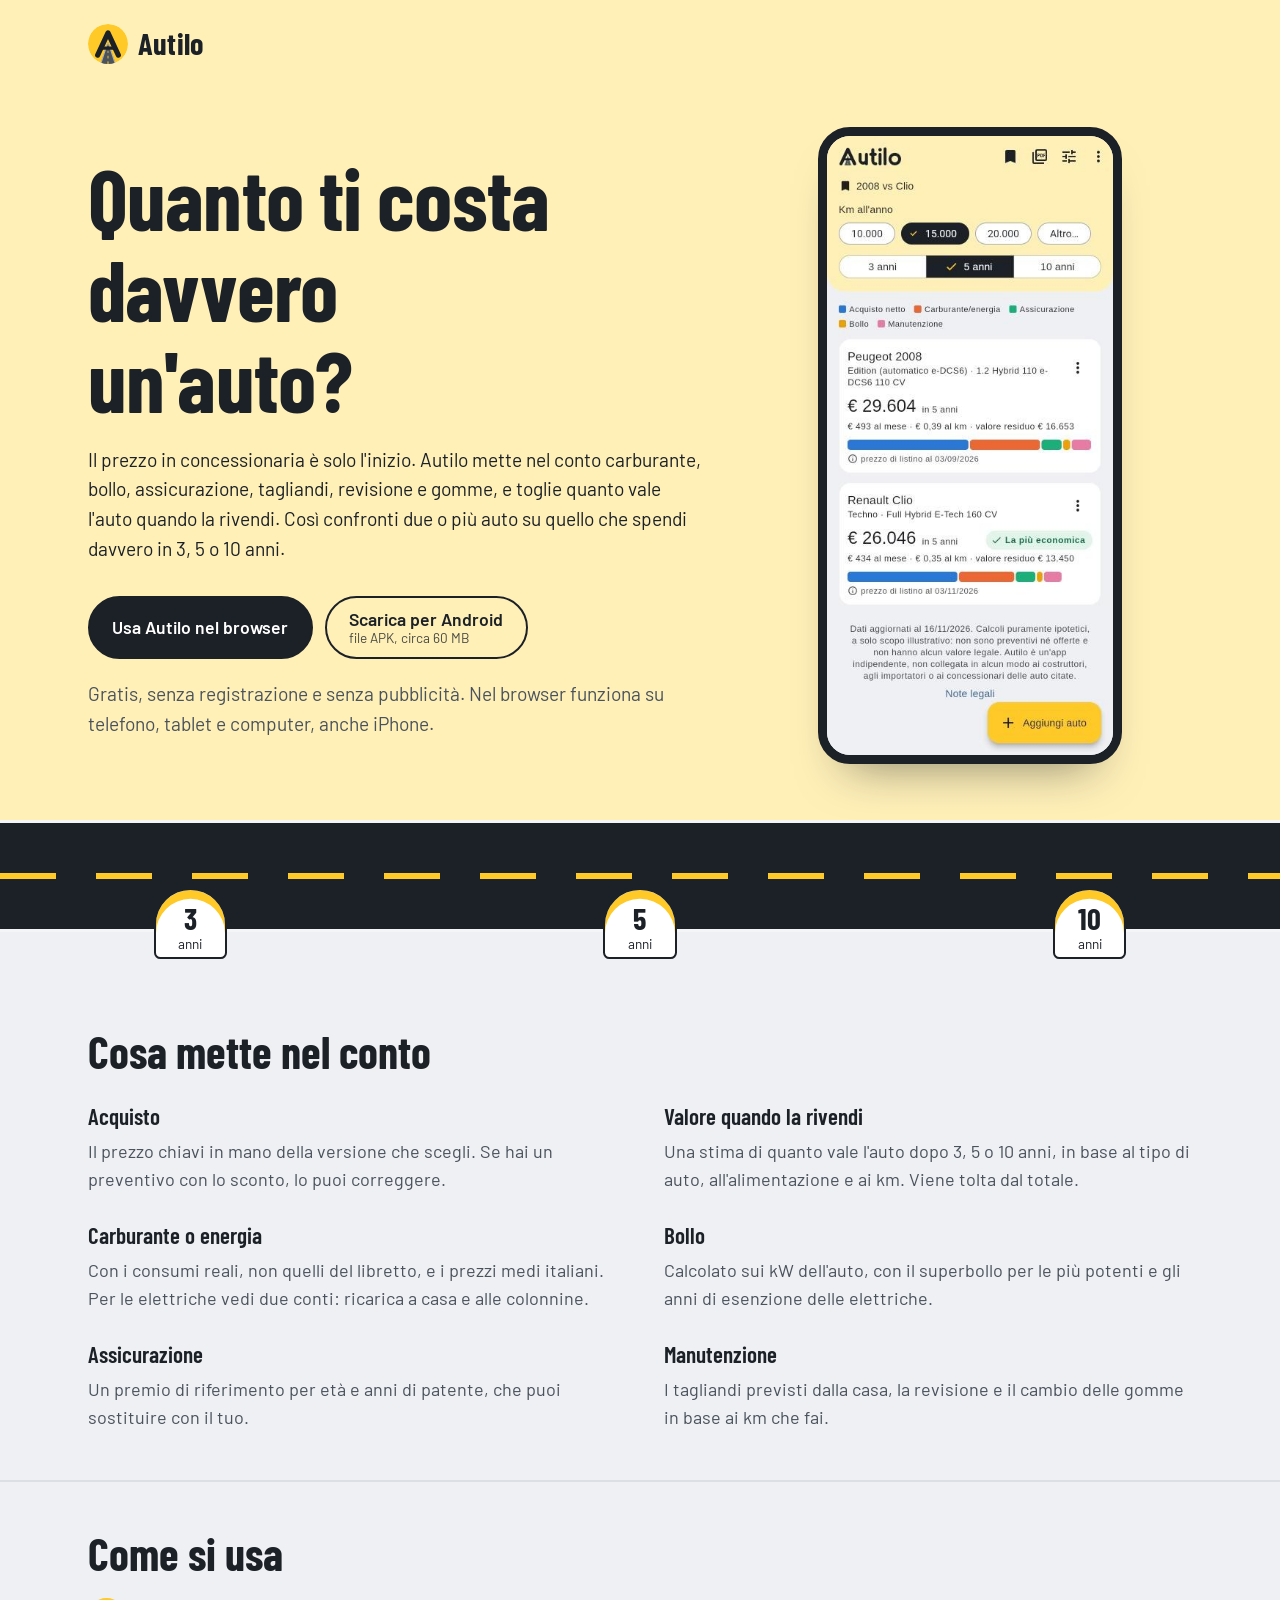
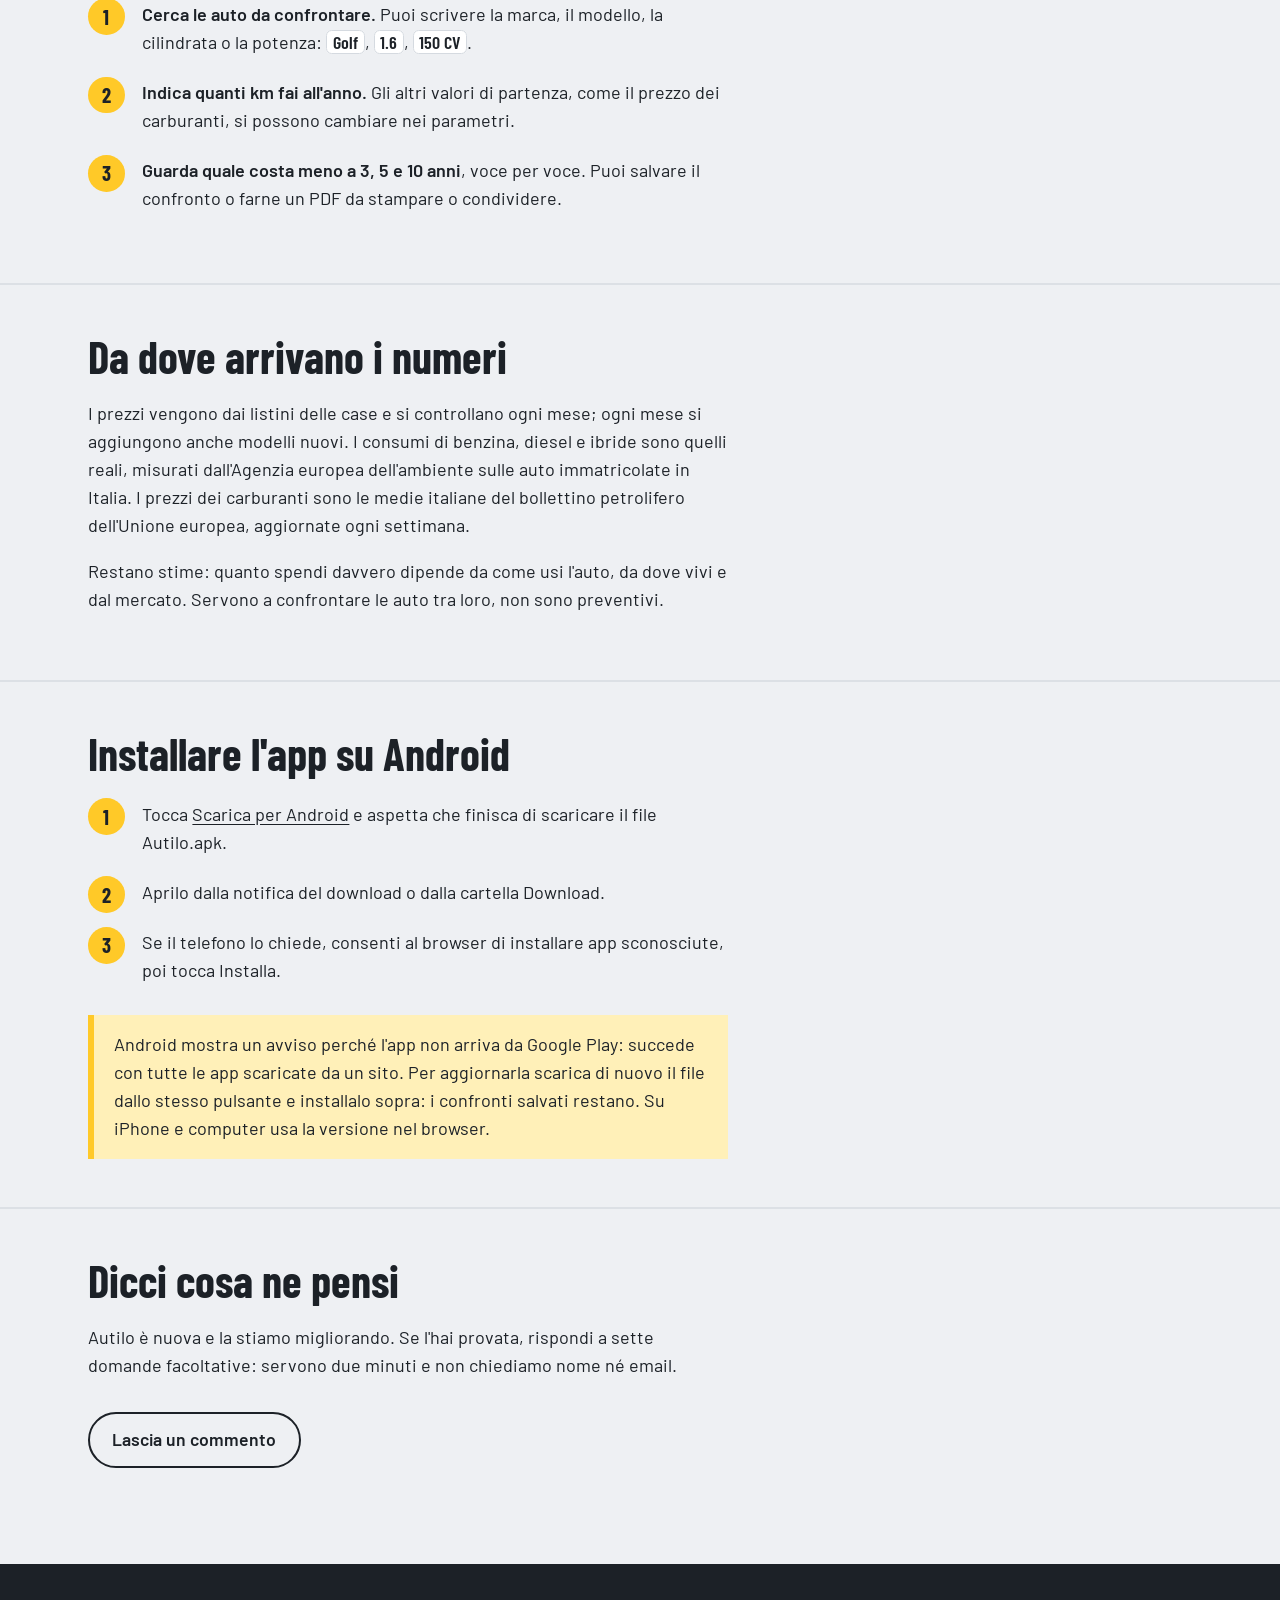
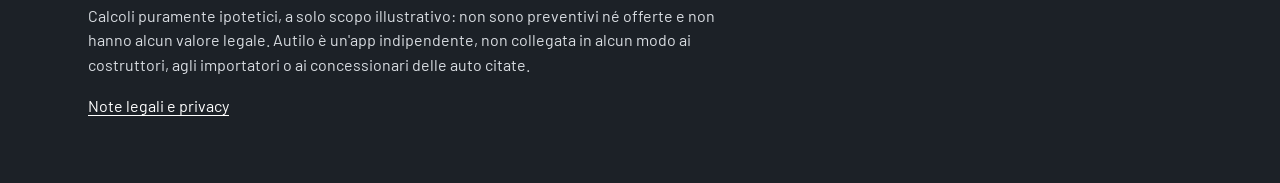
<file: index.html>
<!DOCTYPE html>
<html lang="it">
<head>
  <meta charset="UTF-8">
  <meta name="viewport" content="width=device-width, initial-scale=1">
  <title>Autilo – quanto ti costa davvero un'auto</title>
  <meta name="description" content="Confronta due o più auto sul costo totale in 3, 5 e 10 anni: acquisto, carburante, bollo, assicurazione, tagliandi e gomme, meno il valore quando la rivendi. Gratis, nel browser o su Android.">
  <meta name="theme-color" content="#FFF0B8">
  <meta property="og:title" content="Autilo – quanto ti costa davvero un'auto">
  <meta property="og:description" content="Confronta due o più auto sul costo totale in 3, 5 e 10 anni. Gratis, senza registrazione.">
  <meta property="og:type" content="website">
  <meta property="og:locale" content="it_IT">
  <meta property="og:image" content="https://scapinmanuel-star.github.io/autilo-dati/anteprima.png">
  <meta property="og:image:width" content="1200">
  <meta property="og:image:height" content="630">
  <meta property="og:url" content="https://scapinmanuel-star.github.io/autilo-dati/">
  <link rel="icon" type="image/png" href="favicon.png">
  <link rel="apple-touch-icon" href="icona-180.png">
  <link rel="preload" href="font/barlow-condensed-latin-700-normal.woff2" as="font" type="font/woff2" crossorigin>
  <link rel="stylesheet" href="stile.css">
</head>
<body>

<header class="testata">
  <div class="contenitore">
    <a class="barra" href="./" aria-label="Autilo, pagina iniziale">
      <img src="icona.svg" alt="">
      <span>Autilo</span>
    </a>

    <div class="presentazione">
      <div>
        <h1>Quanto ti costa davvero un'auto?</h1>
        <p>Il prezzo in concessionaria è solo l'inizio. Autilo mette nel conto
          carburante, bollo, assicurazione, tagliandi, revisione e gomme, e toglie
          quanto vale l'auto quando la rivendi. Così confronti due o più auto su
          quello che spendi davvero in 3, 5 o 10 anni.</p>

        <div class="azioni">
          <a class="pulsante pulsante-principale" href="app/">Usa Autilo nel browser</a>
          <a class="pulsante pulsante-secondario"
             href="https://github.com/scapinmanuel-star/autilo-dati/releases/latest/download/Autilo.apk">
            Scarica per Android <small>file APK, circa 60 MB</small></a>
        </div>
        <p class="nota-azioni">Gratis, senza registrazione e senza pubblicità.
          Nel browser funziona su telefono, tablet e computer, anche iPhone.</p>
      </div>
      <figure class="telefono">
        <img src="schermata-confronto.jpg" width="390" height="844"
             alt="Autilo con una Peugeot 2008 e una Renault Clio a confronto: costo in 5 anni, al mese e al km, e quale è la più economica">
      </figure>
    </div>
  </div>
</header>

<div class="strada" aria-hidden="true">
  <div class="cippo"><b>3</b><span>anni</span></div>
  <div class="cippo"><b>5</b><span>anni</span></div>
  <div class="cippo"><b>10</b><span>anni</span></div>
</div>

<main>
  <section class="sezione" id="conto">
    <div class="contenitore">
      <h2>Cosa mette nel conto</h2>
      <dl class="voci">
        <div>
          <dt>Acquisto</dt>
          <dd>Il prezzo chiavi in mano della versione che scegli. Se hai un
            preventivo con lo sconto, lo puoi correggere.</dd>
        </div>
        <div>
          <dt>Valore quando la rivendi</dt>
          <dd>Una stima di quanto vale l'auto dopo 3, 5 o 10 anni, in base al
            tipo di auto, all'alimentazione e ai km. Viene tolta dal totale.</dd>
        </div>
        <div>
          <dt>Carburante o energia</dt>
          <dd>Con i consumi reali, non quelli del libretto, e i prezzi medi
            italiani. Per le elettriche vedi due conti: ricarica a casa e alle
            colonnine.</dd>
        </div>
        <div>
          <dt>Bollo</dt>
          <dd>Calcolato sui kW dell'auto, con il superbollo per le più potenti e
            gli anni di esenzione delle elettriche.</dd>
        </div>
        <div>
          <dt>Assicurazione</dt>
          <dd>Un premio di riferimento per età e anni di patente, che puoi
            sostituire con il tuo.</dd>
        </div>
        <div>
          <dt>Manutenzione</dt>
          <dd>I tagliandi previsti dalla casa, la revisione e il cambio delle
            gomme in base ai km che fai.</dd>
        </div>
      </dl>
    </div>
  </section>

  <section class="sezione" id="come">
    <div class="contenitore">
      <h2>Come si usa</h2>
      <ol class="passi">
        <li><b>Cerca le auto da confrontare.</b> Puoi scrivere la marca, il
          modello, la cilindrata o la potenza: <span class="esempi">Golf</span>,
          <span class="esempi">1.6</span>, <span class="esempi">150 CV</span>.</li>
        <li><b>Indica quanti km fai all'anno.</b> Gli altri valori di partenza,
          come il prezzo dei carburanti, si possono cambiare nei parametri.</li>
        <li><b>Guarda quale costa meno a 3, 5 e 10 anni</b>, voce per voce. Puoi
          salvare il confronto o farne un PDF da stampare o condividere.</li>
      </ol>
    </div>
  </section>

  <section class="sezione" id="numeri">
    <div class="contenitore">
      <h2>Da dove arrivano i numeri</h2>
      <p>I prezzi vengono dai listini delle case e si controllano ogni mese;
        ogni mese si aggiungono anche modelli nuovi. I consumi di benzina, diesel e
        ibride sono quelli reali, misurati dall'Agenzia europea dell'ambiente sulle
        auto immatricolate in Italia. I prezzi dei carburanti sono le medie
        italiane del bollettino petrolifero dell'Unione europea, aggiornate ogni
        settimana.</p>
      <p>Restano stime: quanto spendi davvero dipende da come usi l'auto, da dove
        vivi e dal mercato. Servono a confrontare le auto tra loro, non sono
        preventivi.</p>
    </div>
  </section>

  <section class="sezione" id="android">
    <div class="contenitore">
      <h2>Installare l'app su Android</h2>
      <ol class="passi">
        <li>Tocca <a href="https://github.com/scapinmanuel-star/autilo-dati/releases/latest/download/Autilo.apk">Scarica per Android</a>
          e aspetta che finisca di scaricare il file Autilo.apk.</li>
        <li>Aprilo dalla notifica del download o dalla cartella Download.</li>
        <li>Se il telefono lo chiede, consenti al browser di installare app
          sconosciute, poi tocca Installa.</li>
      </ol>
      <p class="avviso-installazione">Android mostra un avviso perché l'app non
        arriva da Google Play: succede con tutte le app scaricate da un sito. Per
        aggiornarla scarica di nuovo il file dallo stesso pulsante e installalo
        sopra: i confronti salvati restano. Su iPhone e computer usa la versione
        nel browser.</p>
    </div>
  </section>

  <section class="sezione" id="commenti">
    <div class="contenitore">
      <h2>Dicci cosa ne pensi</h2>
      <p>Autilo è nuova e la stiamo migliorando. Se l'hai provata, rispondi a sette
        domande facoltative: servono due minuti e non chiediamo nome né email.</p>
      <div class="azioni">
        <a class="pulsante pulsante-secondario" href="https://forms.gle/4rKPnuqyMtbiKWYW7">Lascia un commento</a>
      </div>
    </div>
  </section>
</main>

<footer class="piede">
  <div class="contenitore">
    <p>Calcoli puramente ipotetici, a solo scopo illustrativo: non sono preventivi né offerte e non hanno alcun valore legale. Autilo è un'app indipendente, non collegata in alcun modo ai costruttori, agli importatori o ai concessionari delle auto citate.</p>
    <p><a href="note-legali.html">Note legali e privacy</a></p>
  </div>
</footer>

<!-- Conteggio anonimo delle visite (GoatCounter, senza cookie). -->
<script data-goatcounter="https://autilo.goatcounter.com/count"
        async src="https://gc.zgo.at/count.js"></script>
</body>
</html>
</file>
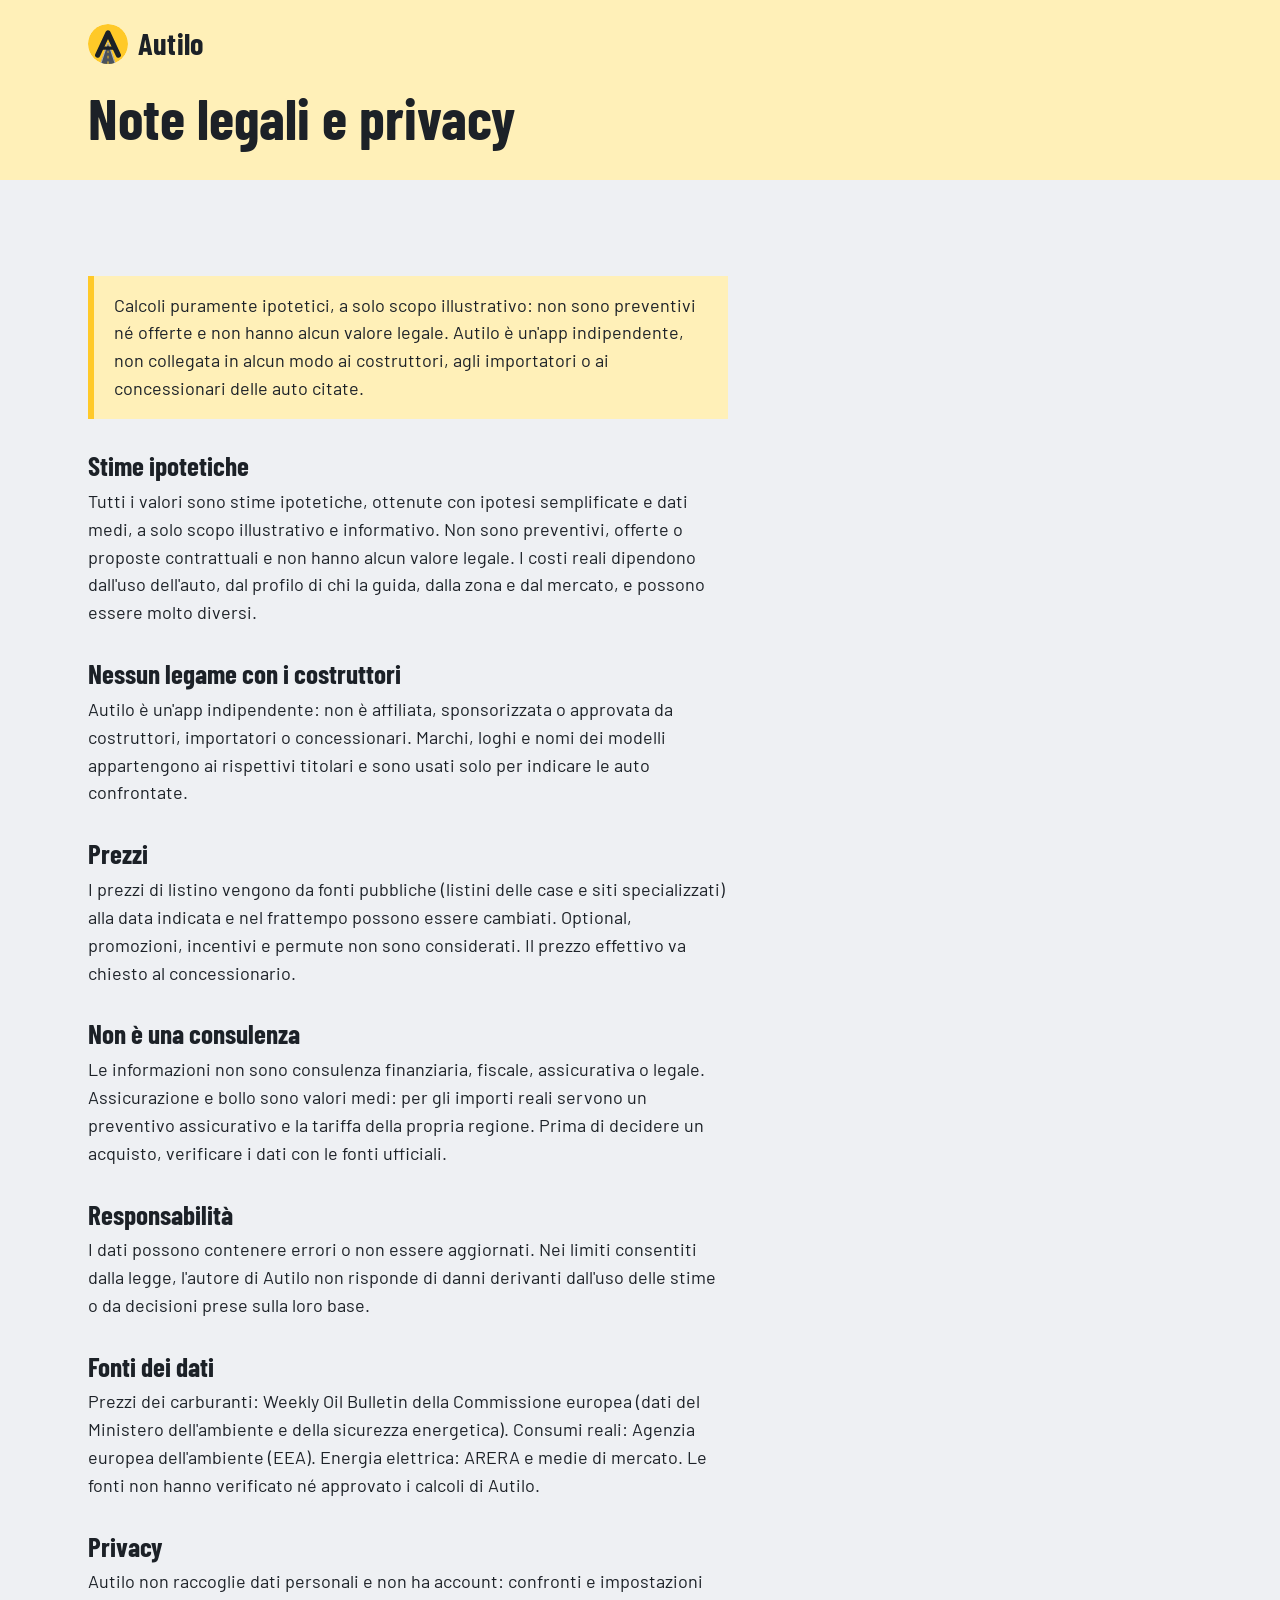
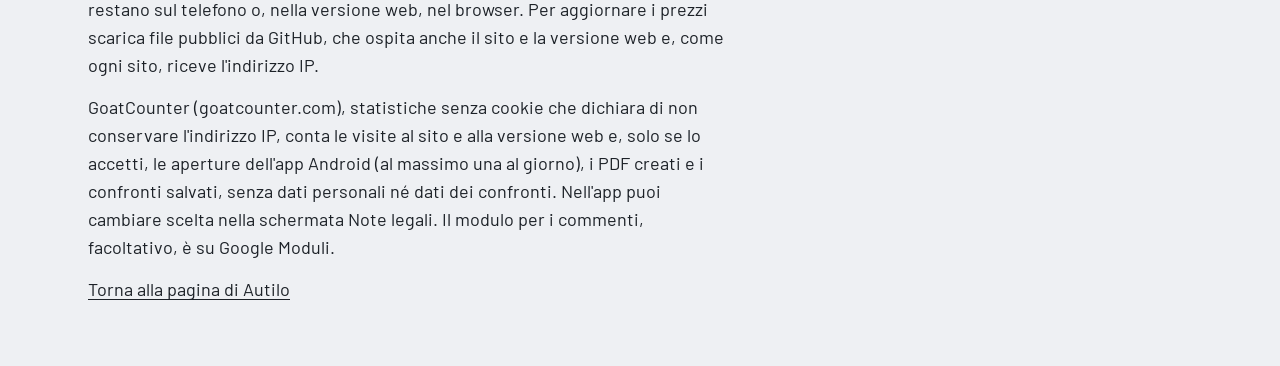
<file: note-legali.html>
<!DOCTYPE html>
<html lang="it">
<head>
  <meta charset="UTF-8">
  <meta name="viewport" content="width=device-width, initial-scale=1">
  <title>Note legali e privacy – Autilo</title>
  <meta name="theme-color" content="#FFF0B8">
  <link rel="icon" type="image/png" href="favicon.png">
  <link rel="stylesheet" href="stile.css">
</head>
<body>
<header class="testata" style="padding-bottom: 2rem">
  <div class="contenitore">
    <a class="barra" href="./" aria-label="Autilo, pagina iniziale">
      <img src="icona.svg" alt="">
      <span>Autilo</span>
    </a>
    <h1 style="font-size: clamp(2.4rem, 7vw, 3.6rem)">Note legali e privacy</h1>
  </div>
</header>
<main>
  <section class="sezione note">
    <div class="contenitore">
      <p class="breve">Calcoli puramente ipotetici, a solo scopo illustrativo: non sono preventivi né offerte e non hanno alcun valore legale. Autilo è un'app indipendente, non collegata in alcun modo ai costruttori, agli importatori o ai concessionari delle auto citate.</p>
      <h2>Stime ipotetiche</h2>
      <p>Tutti i valori sono stime ipotetiche, ottenute con ipotesi semplificate e dati medi, a solo scopo illustrativo e informativo. Non sono preventivi, offerte o proposte contrattuali e non hanno alcun valore legale. I costi reali dipendono dall'uso dell'auto, dal profilo di chi la guida, dalla zona e dal mercato, e possono essere molto diversi.</p>
      <h2>Nessun legame con i costruttori</h2>
      <p>Autilo è un'app indipendente: non è affiliata, sponsorizzata o approvata da costruttori, importatori o concessionari. Marchi, loghi e nomi dei modelli appartengono ai rispettivi titolari e sono usati solo per indicare le auto confrontate.</p>
      <h2>Prezzi</h2>
      <p>I prezzi di listino vengono da fonti pubbliche (listini delle case e siti specializzati) alla data indicata e nel frattempo possono essere cambiati. Optional, promozioni, incentivi e permute non sono considerati. Il prezzo effettivo va chiesto al concessionario.</p>
      <h2>Non è una consulenza</h2>
      <p>Le informazioni non sono consulenza finanziaria, fiscale, assicurativa o legale. Assicurazione e bollo sono valori medi: per gli importi reali servono un preventivo assicurativo e la tariffa della propria regione. Prima di decidere un acquisto, verificare i dati con le fonti ufficiali.</p>
      <h2>Responsabilità</h2>
      <p>I dati possono contenere errori o non essere aggiornati. Nei limiti consentiti dalla legge, l'autore di Autilo non risponde di danni derivanti dall'uso delle stime o da decisioni prese sulla loro base.</p>
      <h2>Fonti dei dati</h2>
      <p>Prezzi dei carburanti: Weekly Oil Bulletin della Commissione europea (dati del Ministero dell'ambiente e della sicurezza energetica). Consumi reali: Agenzia europea dell'ambiente (EEA). Energia elettrica: ARERA e medie di mercato. Le fonti non hanno verificato né approvato i calcoli di Autilo.</p>
      <h2>Privacy</h2>
      <p>Autilo non raccoglie dati personali e non ha account: confronti e impostazioni restano sul telefono o, nella versione web, nel browser. Per aggiornare i prezzi scarica file pubblici da GitHub, che ospita anche il sito e la versione web e, come ogni sito, riceve l'indirizzo IP.</p>
      <p>GoatCounter (goatcounter.com), statistiche senza cookie che dichiara di non conservare l'indirizzo IP, conta le visite al sito e alla versione web e, solo se lo accetti, le aperture dell'app Android (al massimo una al giorno), i PDF creati e i confronti salvati, senza dati personali né dati dei confronti. Nell'app puoi cambiare scelta nella schermata Note legali. Il modulo per i commenti, facoltativo, è su Google Moduli.</p>
      <p><a href="./">Torna alla pagina di Autilo</a></p>
    </div>
  </section>
</main>
<script data-goatcounter="https://autilo.goatcounter.com/count"
        async src="https://gc.zgo.at/count.js"></script>
</body>
</html>
</file>
<file: stile.css>
/* Pagina pubblica di Autilo. Colori dell'app (stile A), font Barlow
   incluso nel sito (licenza OFL, font/OFL.txt). */

@font-face {
  font-family: "Barlow";
  src: url("font/barlow-latin-400-normal.woff2") format("woff2");
  font-weight: 400;
  font-display: swap;
}
@font-face {
  font-family: "Barlow";
  src: url("font/barlow-latin-600-normal.woff2") format("woff2");
  font-weight: 600;
  font-display: swap;
}
@font-face {
  font-family: "Barlow Condensed";
  src: url("font/barlow-condensed-latin-600-normal.woff2") format("woff2");
  font-weight: 600;
  font-display: swap;
}
@font-face {
  font-family: "Barlow Condensed";
  src: url("font/barlow-condensed-latin-700-normal.woff2") format("woff2");
  font-weight: 700;
  font-display: swap;
}

:root {
  --giallo: #FFC928;
  --giallo-chiaro: #FFF0B8;
  --asfalto: #1C2127;
  --asfalto-medio: #4A525C;
  --strada: #EEF0F3;
  --bianco: #FFFFFF;
  --misura: 40rem;
}

* { box-sizing: border-box; }

html { -webkit-text-size-adjust: 100%; }

body {
  margin: 0;
  font-family: "Barlow", system-ui, sans-serif;
  font-size: 1.125rem;
  line-height: 1.55;
  color: var(--asfalto);
  background: var(--strada);
}

h1, h2, h3 {
  font-family: "Barlow Condensed", "Barlow", system-ui, sans-serif;
  font-weight: 700;
  line-height: 1.05;
  margin: 0;
}

a { color: inherit; text-underline-offset: 0.18em; }

a:focus-visible, .pulsante:focus-visible {
  outline: 3px solid var(--asfalto);
  outline-offset: 3px;
}

.contenitore {
  width: 100%;
  max-width: 72rem;
  margin: 0 auto;
  padding: 0 1.5rem;
}

/* ---------- Parte alta ---------- */

.testata {
  background: var(--giallo-chiaro);
  padding-bottom: 3.5rem;
}

.barra {
  display: flex;
  align-items: center;
  gap: 0.6rem;
  padding-top: 1.25rem;
  padding-bottom: 1.25rem;
  text-decoration: none;
}
.barra img { width: 2.5rem; height: 2.5rem; }
.barra span {
  font-family: "Barlow Condensed", sans-serif;
  font-weight: 700;
  font-size: 1.9rem;
  letter-spacing: 0.01em;
}

.presentazione {
  display: grid;
  gap: 2.5rem;
  align-items: center;
  padding-top: 1.5rem;
}

.presentazione h1 {
  font-size: clamp(2.9rem, 9vw, 5.4rem);
  letter-spacing: -0.01em;
  max-width: 12ch;
}

.presentazione p {
  max-width: var(--misura);
  margin: 1.25rem 0 0;
  font-size: 1.2rem;
}

.azioni {
  display: flex;
  flex-wrap: wrap;
  gap: 0.75rem;
  margin-top: 2rem;
}

.pulsante {
  display: inline-flex;
  flex-direction: column;
  justify-content: center;
  min-height: 3.5rem;
  padding: 0.7rem 1.4rem;
  border-radius: 999px;
  font-weight: 600;
  font-size: 1.1rem;
  line-height: 1.2;
  text-decoration: none;
  border: 2px solid var(--asfalto);
}
.pulsante small { font-weight: 400; font-size: 0.85rem; opacity: 0.8; }
.pulsante-principale { background: var(--asfalto); color: var(--bianco); }
.pulsante-principale:hover { background: #2E353D; }
.pulsante-secondario { background: transparent; color: var(--asfalto); }
.pulsante-secondario:hover { background: rgba(28, 33, 39, 0.07); }

.nota-azioni {
  margin-top: 1rem;
  font-size: 1rem;
  color: var(--asfalto-medio);
}

/* Schermata dell'app in una cornice da telefono. */
.telefono {
  justify-self: center;
  width: min(16rem, 78%);
  margin: 0;
  border: 0.6rem solid var(--asfalto);
  border-radius: 2rem;
  overflow: hidden;
  background: var(--bianco);
  box-shadow: 0 1.8rem 3rem -1.8rem rgba(28, 33, 39, 0.55);
}
.telefono img { display: block; width: 100%; height: auto; }

@media (min-width: 56rem) {
  .presentazione { grid-template-columns: 1.4fr 1fr; padding-top: 2.5rem; }
  .telefono { width: min(19rem, 100%); }
}

/* ---------- La strada: 3, 5 e 10 anni come cippi chilometrici ---------- */

.strada {
  position: relative;
  height: 7rem;
  background: var(--asfalto);
  border-top: 3px solid #F4F5F7;
  border-bottom: 3px solid #F4F5F7;
}

.strada::before {
  content: "";
  position: absolute;
  left: 0;
  right: 0;
  top: calc(50% - 3px);
  height: 6px;
  background: repeating-linear-gradient(
    to right, var(--giallo) 0 3.5rem, transparent 3.5rem 6rem);
  animation: viaggio 1.8s cubic-bezier(0.2, 0.7, 0.3, 1) both;
}

@keyframes viaggio {
  from { background-position: 30rem 0; }
  to { background-position: 0 0; }
}

.cippo {
  position: absolute;
  bottom: -1.9rem;
  width: 4.6rem;
  padding: 0.55rem 0 0.4rem;
  text-align: center;
  background: var(--bianco);
  border: 2px solid var(--asfalto);
  border-radius: 2.3rem 2.3rem 0.4rem 0.4rem;
  box-shadow: inset 0 0.55rem 0 var(--giallo);
  line-height: 1;
}
.cippo b {
  display: block;
  font-family: "Barlow Condensed", sans-serif;
  font-size: 1.9rem;
  padding-top: 0.25rem;
}
.cippo span { font-size: 0.85rem; }
.cippo:nth-child(1) { left: 12%; }
.cippo:nth-child(2) { left: calc(50% - 2.3rem); }
.cippo:nth-child(3) { right: 12%; }

@media (prefers-reduced-motion: reduce) {
  .strada::before { animation: none; }
}

/* ---------- Sezioni ---------- */

main { padding-top: 3rem; }

.sezione { padding: 3rem 0; }
.sezione + .sezione { border-top: 2px solid #DCE0E5; }

.sezione h2 {
  font-size: clamp(2rem, 5vw, 2.8rem);
  margin-bottom: 1.25rem;
}

.sezione > .contenitore > p,
.testo { max-width: var(--misura); }

.voci {
  display: grid;
  gap: 1.5rem 3rem;
  margin: 1.5rem 0 0;
}
.voci div { max-width: 34rem; }
.voci dt {
  font-family: "Barlow Condensed", sans-serif;
  font-weight: 600;
  font-size: 1.45rem;
}
.voci dd { margin: 0.2rem 0 0; color: var(--asfalto-medio); }

@media (min-width: 48rem) {
  .voci { grid-template-columns: 1fr 1fr; }
}

.passi {
  list-style: none;
  counter-reset: passo;
  margin: 1.5rem 0 0;
  padding: 0;
  max-width: var(--misura);
}
.passi li {
  counter-increment: passo;
  position: relative;
  padding: 0 0 1.4rem 3.4rem;
}
.passi li::before {
  content: counter(passo);
  position: absolute;
  left: 0;
  top: -0.15rem;
  width: 2.3rem;
  height: 2.3rem;
  display: grid;
  place-items: center;
  border-radius: 50%;
  background: var(--giallo);
  font-family: "Barlow Condensed", sans-serif;
  font-weight: 700;
  font-size: 1.3rem;
}
.passi b { font-weight: 600; }

.esempi {
  font-family: "Barlow Condensed", sans-serif;
  font-weight: 600;
  background: var(--bianco);
  border: 1px solid #D5DAE0;
  border-radius: 0.35rem;
  padding: 0 0.35rem;
  white-space: nowrap;
}

.avviso-installazione {
  max-width: var(--misura);
  margin: 0.5rem 0 0;
  padding: 1rem 1.25rem;
  background: var(--giallo-chiaro);
  border-left: 6px solid var(--giallo);
}

/* ---------- Piede ---------- */

.piede {
  margin-top: 3rem;
  padding: 2.5rem 0 3rem;
  background: var(--asfalto);
  color: #D9DDE2;
  font-size: 1rem;
}
.piede p { max-width: var(--misura); margin: 0 0 1rem; }
.piede a { color: var(--bianco); }

/* ---------- Note legali ---------- */

.note h2 { font-size: 1.7rem; margin: 2rem 0 0.5rem; }
.note p { max-width: var(--misura); margin: 0 0 0.9rem; }
.note .breve {
  max-width: var(--misura);
  padding: 1rem 1.25rem;
  background: var(--giallo-chiaro);
  border-left: 6px solid var(--giallo);
}
</file>
